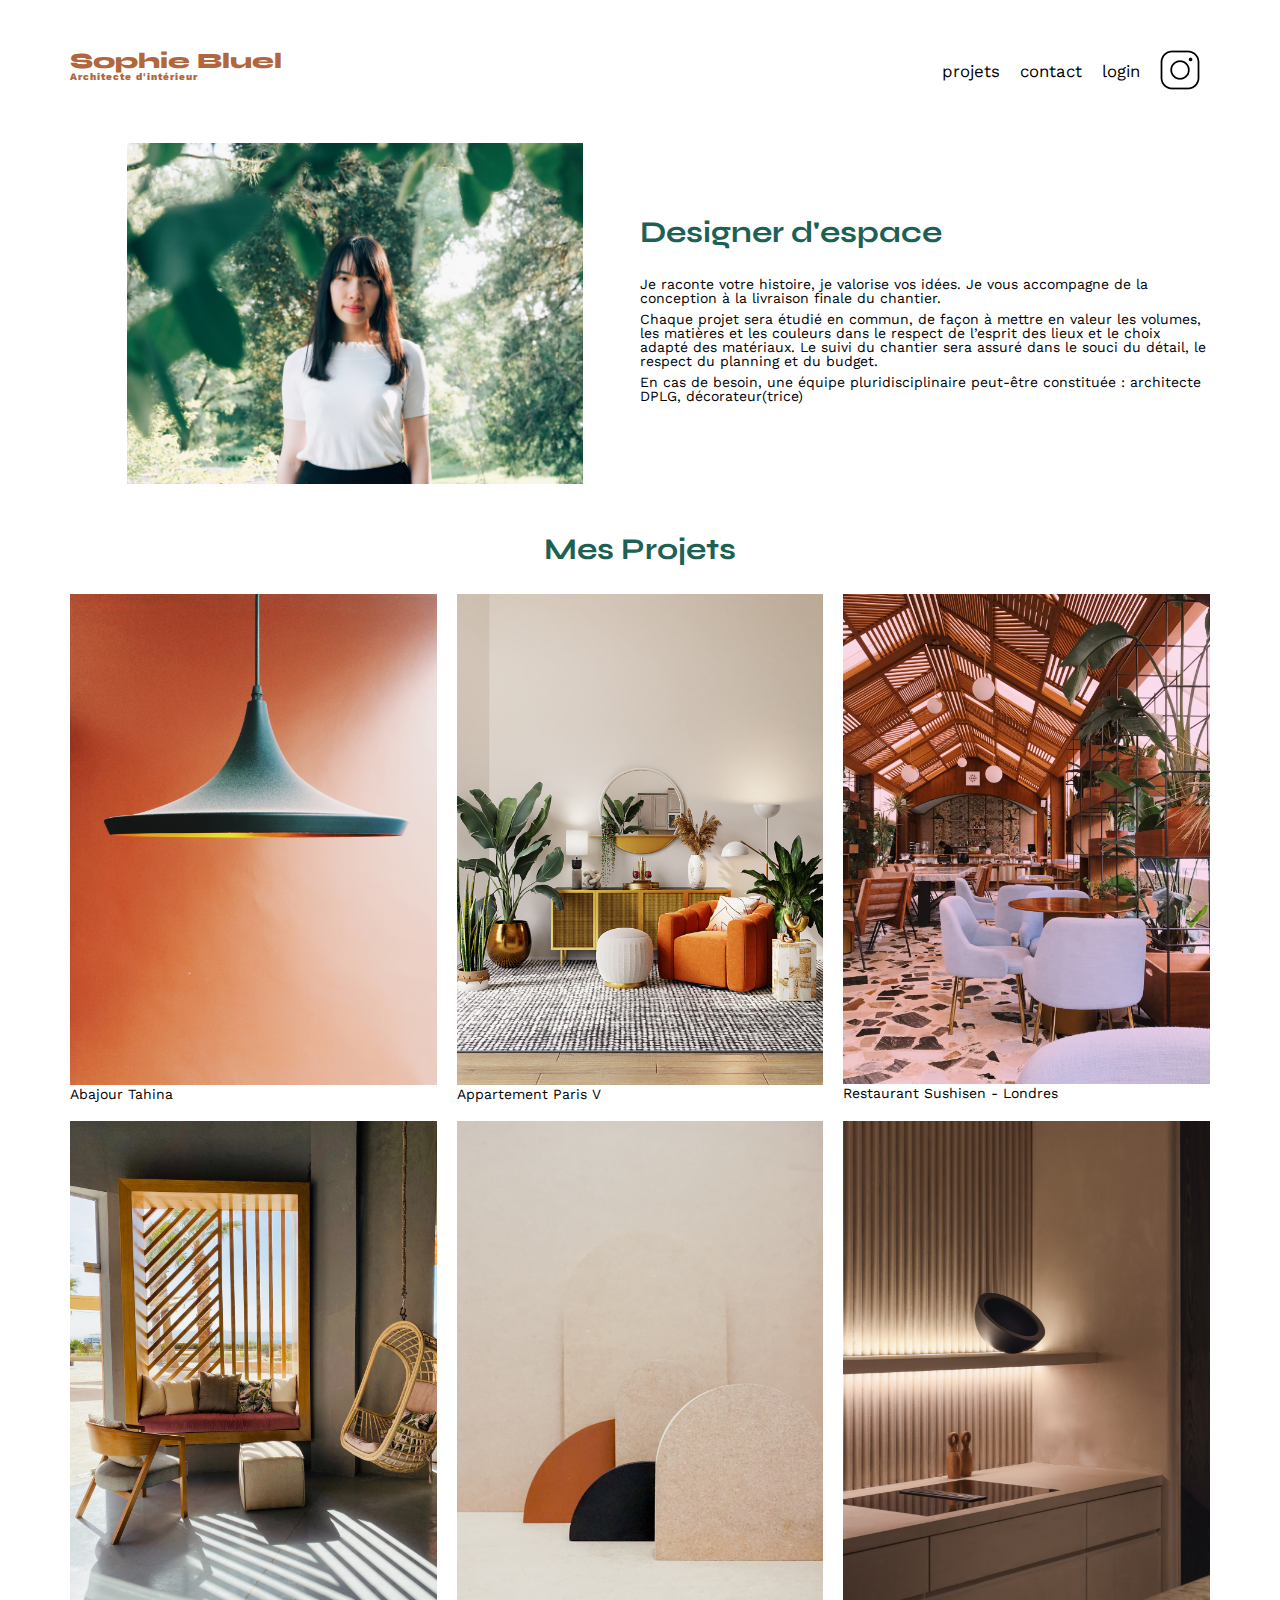
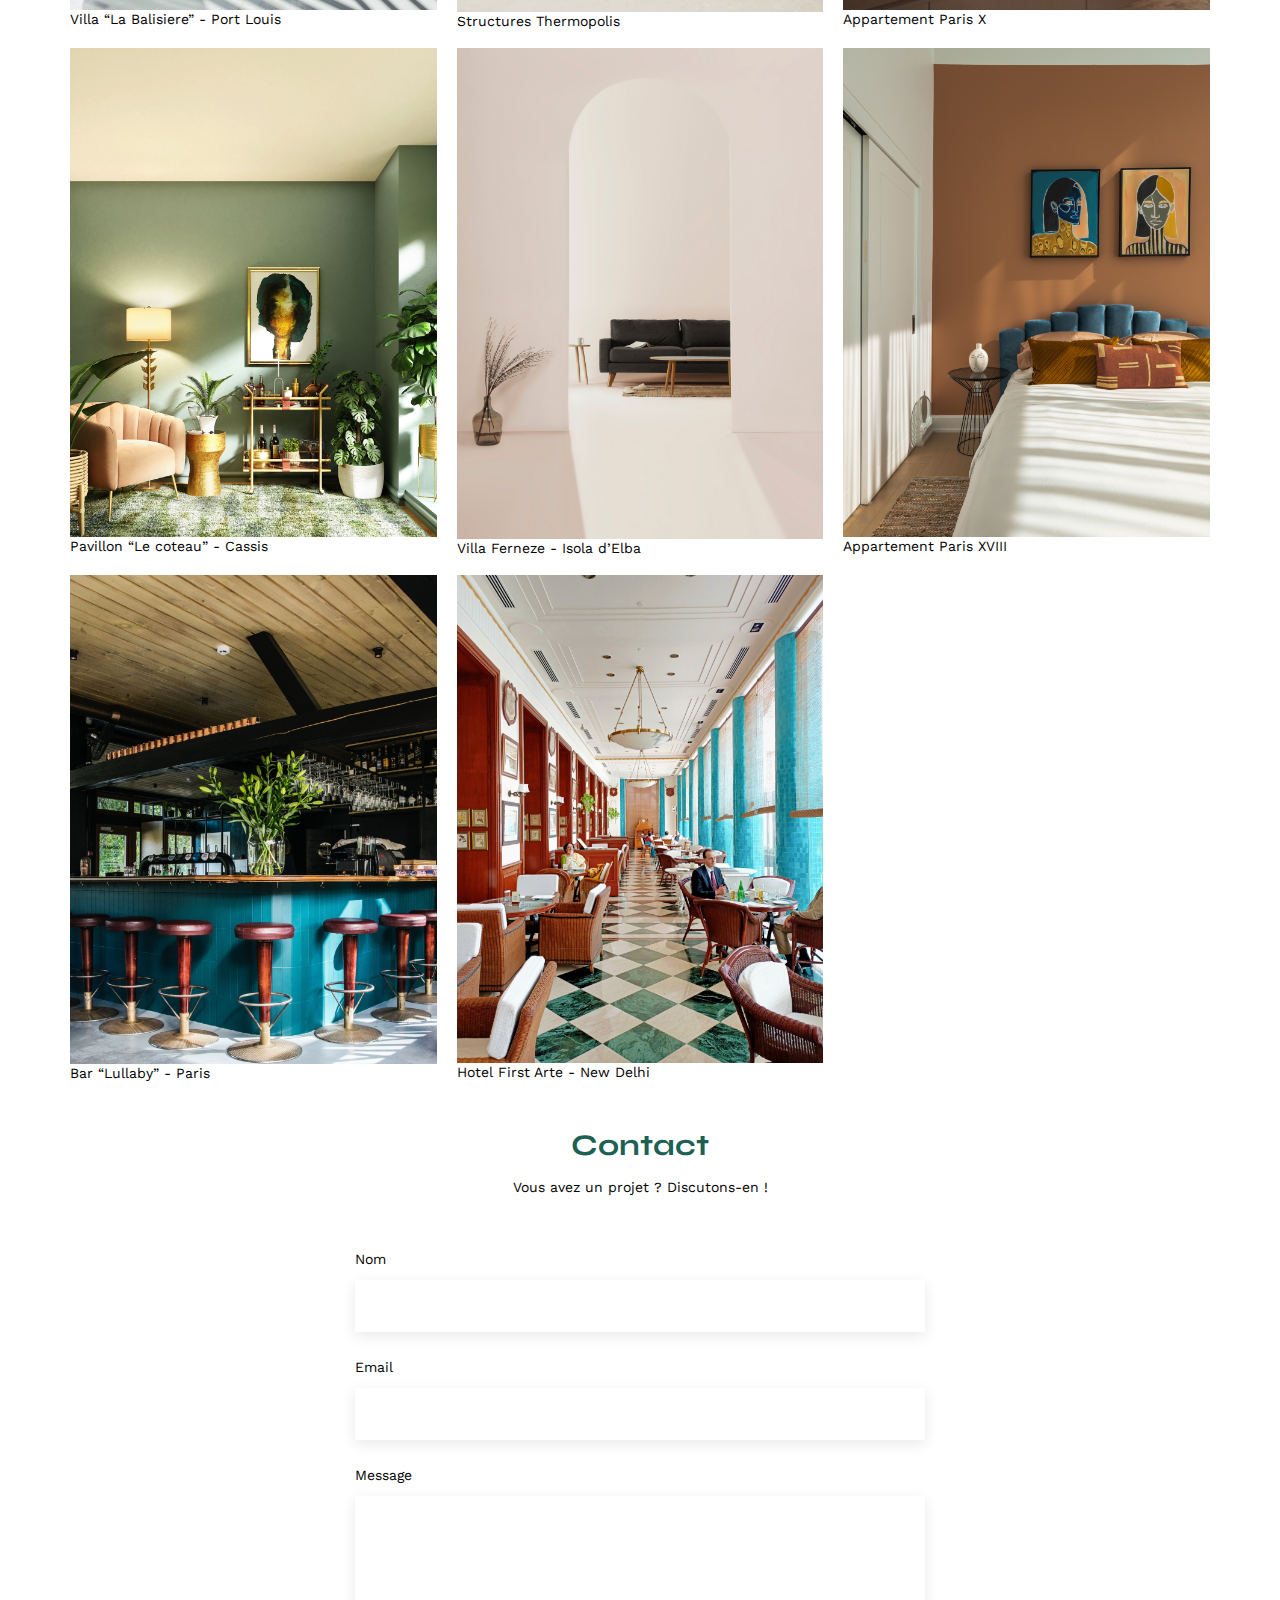
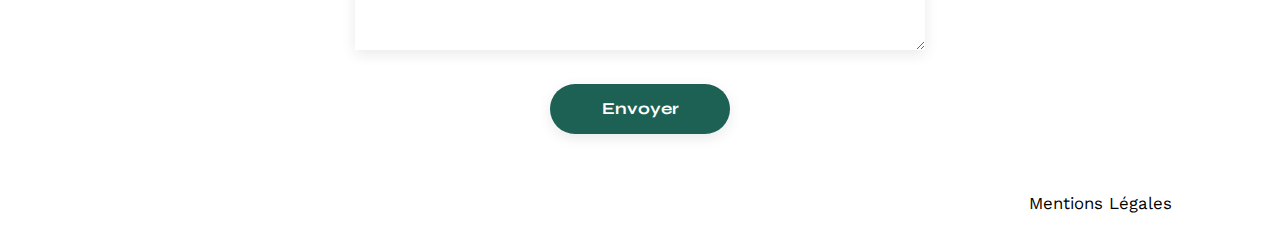
<file: index.html>
<!DOCTYPE html>
<html lang="fr">
<head>
	<meta charset="UTF-8">
	<title>Sophie Bluel - Architecte d'intérieur</title>
	<meta name="viewport" content="width=device-width, initial-scale=1.0">
	<link rel="preconnect" href="https://fonts.googleapis.com">
	<link rel="preconnect" href="https://fonts.gstatic.com" crossorigin>
	<link href="https://fonts.googleapis.com/css2?family=Syne:wght@700;800&family=Work+Sans&display=swap" rel="stylesheet">
	<meta name="description" content="">
	<link rel="stylesheet" href="./assets/style.css">
</head>
<body>
<header>
	<h1>Sophie Bluel <span>Architecte d'intérieur</span></h1>
	<nav>
		<ul>
			<li>projets</li>
			<li>contact</li>
			<li>login</li>
			<li><img src="./assets/icons/instagram.png" alt="Instagram"></li>
		</ul>
	</nav>
</header>
<main>
	<section id="introduction">
		<figure>
			<img src="./assets/images/sophie-bluel.png" alt="">
		</figure>
		<article>
			<h2>Designer d'espace</h2>
			<p>Je raconte votre histoire, je valorise vos idées. Je vous accompagne de la conception à la livraison finale du chantier.</p>
			<p>Chaque projet sera étudié en commun, de façon à mettre en valeur les volumes, les matières et les couleurs dans le respect de l’esprit des lieux et le choix adapté des matériaux. Le suivi du chantier sera assuré dans le souci du détail, le respect du planning et du budget.</p>
			<p>En cas de besoin, une équipe pluridisciplinaire peut-être constituée : architecte DPLG, décorateur(trice)</p>
		</article>
	</section>
	<section id="portfolio">
		<h2>Mes Projets</h2>
		<div class="gallery">
			<figure>
				<img src="assets/images/abajour-tahina.png" alt="Abajour Tahina">
				<figcaption>Abajour Tahina</figcaption>
			</figure>
			<figure>
				<img src="assets/images/appartement-paris-v.png" alt="Appartement Paris V">
				<figcaption>Appartement Paris V</figcaption>
			</figure>
			<figure>
				<img src="assets/images/restaurant-sushisen-londres.png" alt="Restaurant Sushisen - Londres">
				<figcaption>Restaurant Sushisen - Londres</figcaption>
			</figure>
			<figure>
				<img src="assets/images/la-balisiere.png" alt="Villa “La Balisiere” - Port Louis">
				<figcaption>Villa “La Balisiere” - Port Louis</figcaption>
			</figure>
			<figure>
				<img src="assets/images/structures-thermopolis.png" alt="Structures Thermopolis">
				<figcaption>Structures Thermopolis</figcaption>
			</figure>
			<figure>
				<img src="assets/images/appartement-paris-x.png" alt="Appartement Paris X">
				<figcaption>Appartement Paris X</figcaption>
			</figure>
			<figure>
				<img src="assets/images/le-coteau-cassis.png" alt="Pavillon “Le coteau” - Cassis">
				<figcaption>Pavillon “Le coteau” - Cassis</figcaption>
			</figure>
			<figure>
				<img src="assets/images/villa-ferneze.png" alt="Villa Ferneze - Isola d’Elba">
				<figcaption>Villa Ferneze - Isola d’Elba</figcaption>
			</figure>
			<figure>
				<img src="assets/images/appartement-paris-xviii.png" alt="Appartement Paris XVIII">
				<figcaption>Appartement Paris XVIII</figcaption>
			</figure>
			<figure>
				<img src="assets/images/bar-lullaby-paris.png" alt="Bar “Lullaby” - Paris">
				<figcaption>Bar “Lullaby” - Paris</figcaption>
			</figure>
			<figure>
				<img src="assets/images/hotel-first-arte-new-delhi.png" alt="Hotel First Arte - New Delhi">
				<figcaption>Hotel First Arte - New Delhi</figcaption>
			</figure>
		</div>
	</section>
	<section id="contact">
		<h2>Contact</h2>
		<p>Vous avez un projet ? Discutons-en !</p>
		<form action="#" method="post">
			<label for="name">Nom</label>
			<input type="text" name="name" id="name">
			<label for="email">Email</label>
			<input type="email" name="email" id="email">
			<label for="message">Message</label>
			<textarea name="message" id="message" cols="30" rows="10"></textarea>
			<input type="submit" value="Envoyer">
		</form>
	</section>
</main>

<footer>
	<nav>
		<ul>
			<li>Mentions Légales</li>
		</ul>
	</nav>
</footer>
</body>
</html>
</file>
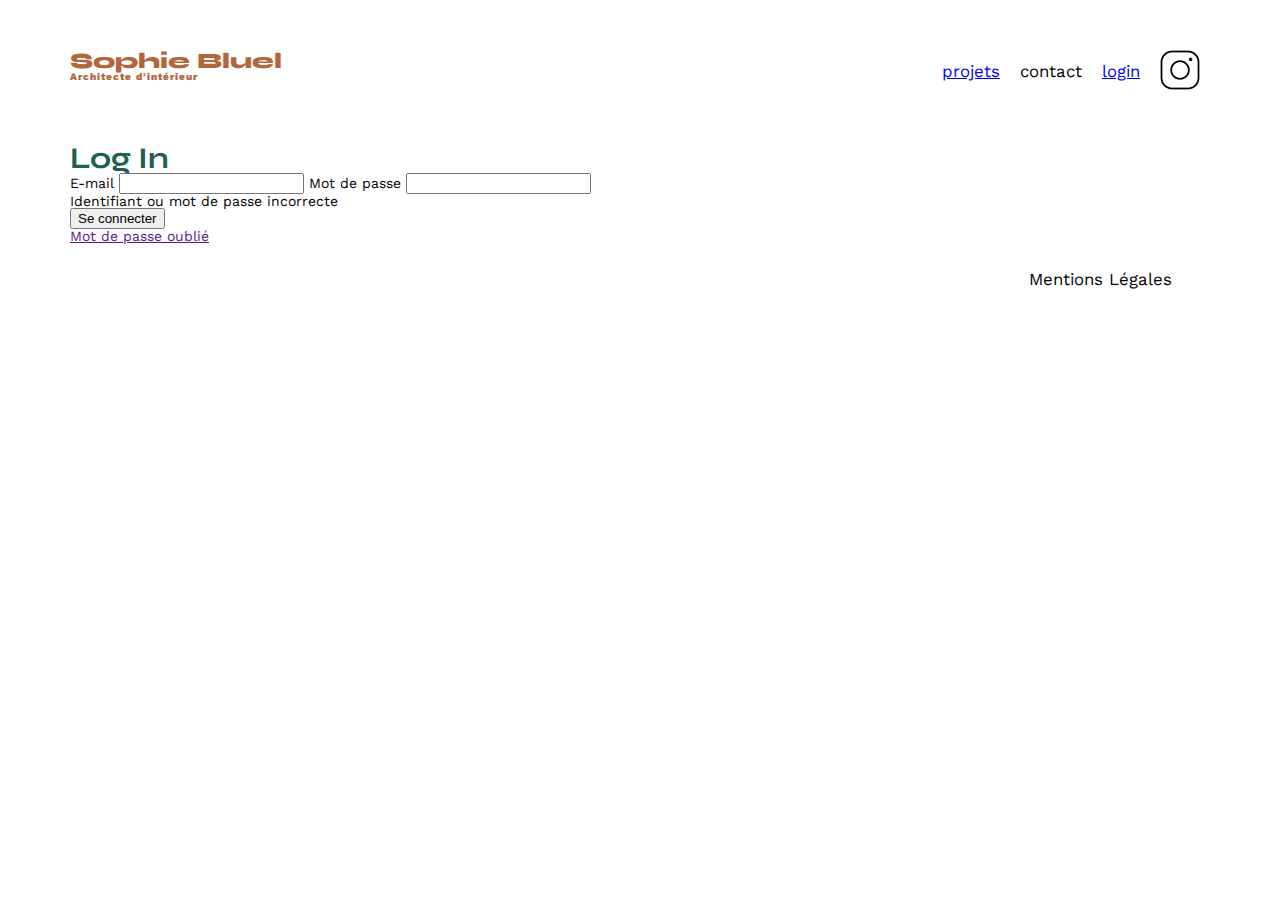
<file: login.html>
<!DOCTYPE html>
<html lang="fr">

<head>
    <meta charset="UTF-8">
    <title>Sophie Bluel - Architecte d'intérieur</title>
    <meta name="viewport" content="width=device-width, initial-scale=1.0">
    <link rel="preconnect" href="https://fonts.googleapis.com">
    <link rel="preconnect" href="https://fonts.gstatic.com" crossorigin>
    <link href="https://fonts.googleapis.com/css2?family=Syne:wght@700;800&family=Work+Sans&display=swap"
        rel="stylesheet">
    <meta name="description" content="">
    <link rel="stylesheet" href="./assets/style.css">
    <script type="module" src="./assets/login.js"></script>
</head>

<body>
    <header>
        <h1>Sophie Bluel <span>Architecte d'intérieur</span></h1>
        <nav>
            <ul>
                <li><a href="./index.html">projets</a></li>
                <li>contact</li>
                <li><a class="login-link" href="./login.html">login</a></li>
                <li><img src="./assets/icons/instagram.png" alt="Instagram"></li>
            </ul>
        </nav>
    </header>

    <main>
        <div id="login">
            <h2>Log In</h2>
            <form action="#" method="post">
                <label for="email-login">E-mail</label>
                <input type="email" name="name" id="email-login">
                <label for="password">Mot de passe</label>
                <input type="password" name="email" id="password">
                <p id="login-error" class="error-message hidden">Identifiant ou mot de passe incorrecte</p>
                <button type="submit">Se connecter</button>
            </form>
            <a href="">Mot de passe oublié</a>
        </div>
    </main>

    <footer>
        <nav>
            <ul>
                <li>Mentions Légales</li>
            </ul>
        </nav>
    </footer>
</body>

</html>
</file>
<file: assets/style.css>
/* http://meyerweb.com/eric/tools/css/reset/
   v2.0 | 20110126
   License: none (public domain)
*/

html, body, div, span, applet, object, iframe,
h1, h2, h3, h4, h5, h6, p, blockquote, pre,
a, abbr, acronym, address, big, cite, code,
del, dfn, em, img, ins, kbd, q, s, samp,
small, strike, strong, sub, sup, tt, var,
b, u, i, center,
dl, dt, dd, ol, ul, li,
fieldset, form, label, legend,
table, caption, tbody, tfoot, thead, tr, th, td,
article, aside, canvas, details, embed,
figure, figcaption, footer, header, hgroup,
menu, nav, output, ruby, section, summary,
time, mark, audio, video {
	margin: 0;
	padding: 0;
	border: 0;
	font-size: 100%;
	font: inherit;
	vertical-align: baseline;
}
/* HTML5 display-role reset for older browsers */
article, aside, details, figcaption, figure,
footer, header, hgroup, menu, nav, section {
	display: block;
}
body {
	line-height: 1;
}
ol, ul {
	list-style: none;
}
blockquote, q {
	quotes: none;
}
blockquote:before, blockquote:after,
q:before, q:after {
	content: '';
	content: none;
}
table {
	border-collapse: collapse;
	border-spacing: 0;
}
/** end reset css**/
body {
	max-width: 1140px;
	margin:auto;
	font-family: 'Work Sans' ;
	font-size: 14px;
}
header {
	display: flex;
	justify-content: space-between;
	margin: 50px 0
}
section {
	margin: 50px 0
}

h1{
	display: flex;
	flex-direction: column;
	font-family: 'Syne';
	font-size: 22px;
	font-weight: 800;
	color: #B1663C
}

h1 > span {
	font-family: 'Work Sans';
	font-size:10px;
	letter-spacing: 0.1em;
;
}

h2{
	font-family: 'Syne';
	font-weight: 700;
	font-size: 30px;
	color: #1D6154
}
nav ul {
	display: flex;
	align-items: center;
	list-style-type: none;

}
nav li {
	padding: 0 10px;
	font-size: 1.2em;
}

li:hover {
	color: #B1663C;
}
#introduction {
	display: flex;
	align-items: center;
}
#introduction figure {
	flex: 1
}
#introduction img {
	display: block;
	margin: auto;
	width: 80%;
}

#introduction article {
	flex: 1
}
#introduction h2 {
	margin-bottom: 1em;
}

#introduction p {
	margin-bottom: 0.5em;
}
#portfolio h2 {
	text-align: center;
	margin-bottom: 1em;
}
.gallery {
	width: 100%;
	display: grid;
	grid-template-columns: 1fr 1fr 1fr;
	grid-column-gap: 20px;
	grid-row-gap: 20px;
}

.gallery img {
	width: 100%;

}
#contact {
	width: 50%;
margin: auto;
}
#contact > * {
	text-align: center;

}
#contact h2{
	margin-bottom: 20px;
}
#contact form {
	text-align: left;
	margin-top:30px;
	display: flex;
	flex-direction: column;
}

#contact input {
	height: 50px;
	font-size: 1.2em;
	border: none;
	box-shadow: 0px 4px 14px rgba(0, 0, 0, 0.09);
}
#contact label {
	margin: 2em 0 1em 0;
}
#contact textarea {
	border: none;
	box-shadow: 0px 4px 14px rgba(0, 0, 0, 0.09);
}

input[type="submit"]{
	font-family: 'Syne';
	font-weight: 700;
	color: white;
	background-color: #1D6154;
	margin : 2em auto ;
	width: 180px;
	text-align: center;
	border-radius: 60px ;
}

footer nav ul {
	display: flex;
	justify-content: flex-end;
	margin: 2em
}
</file>
